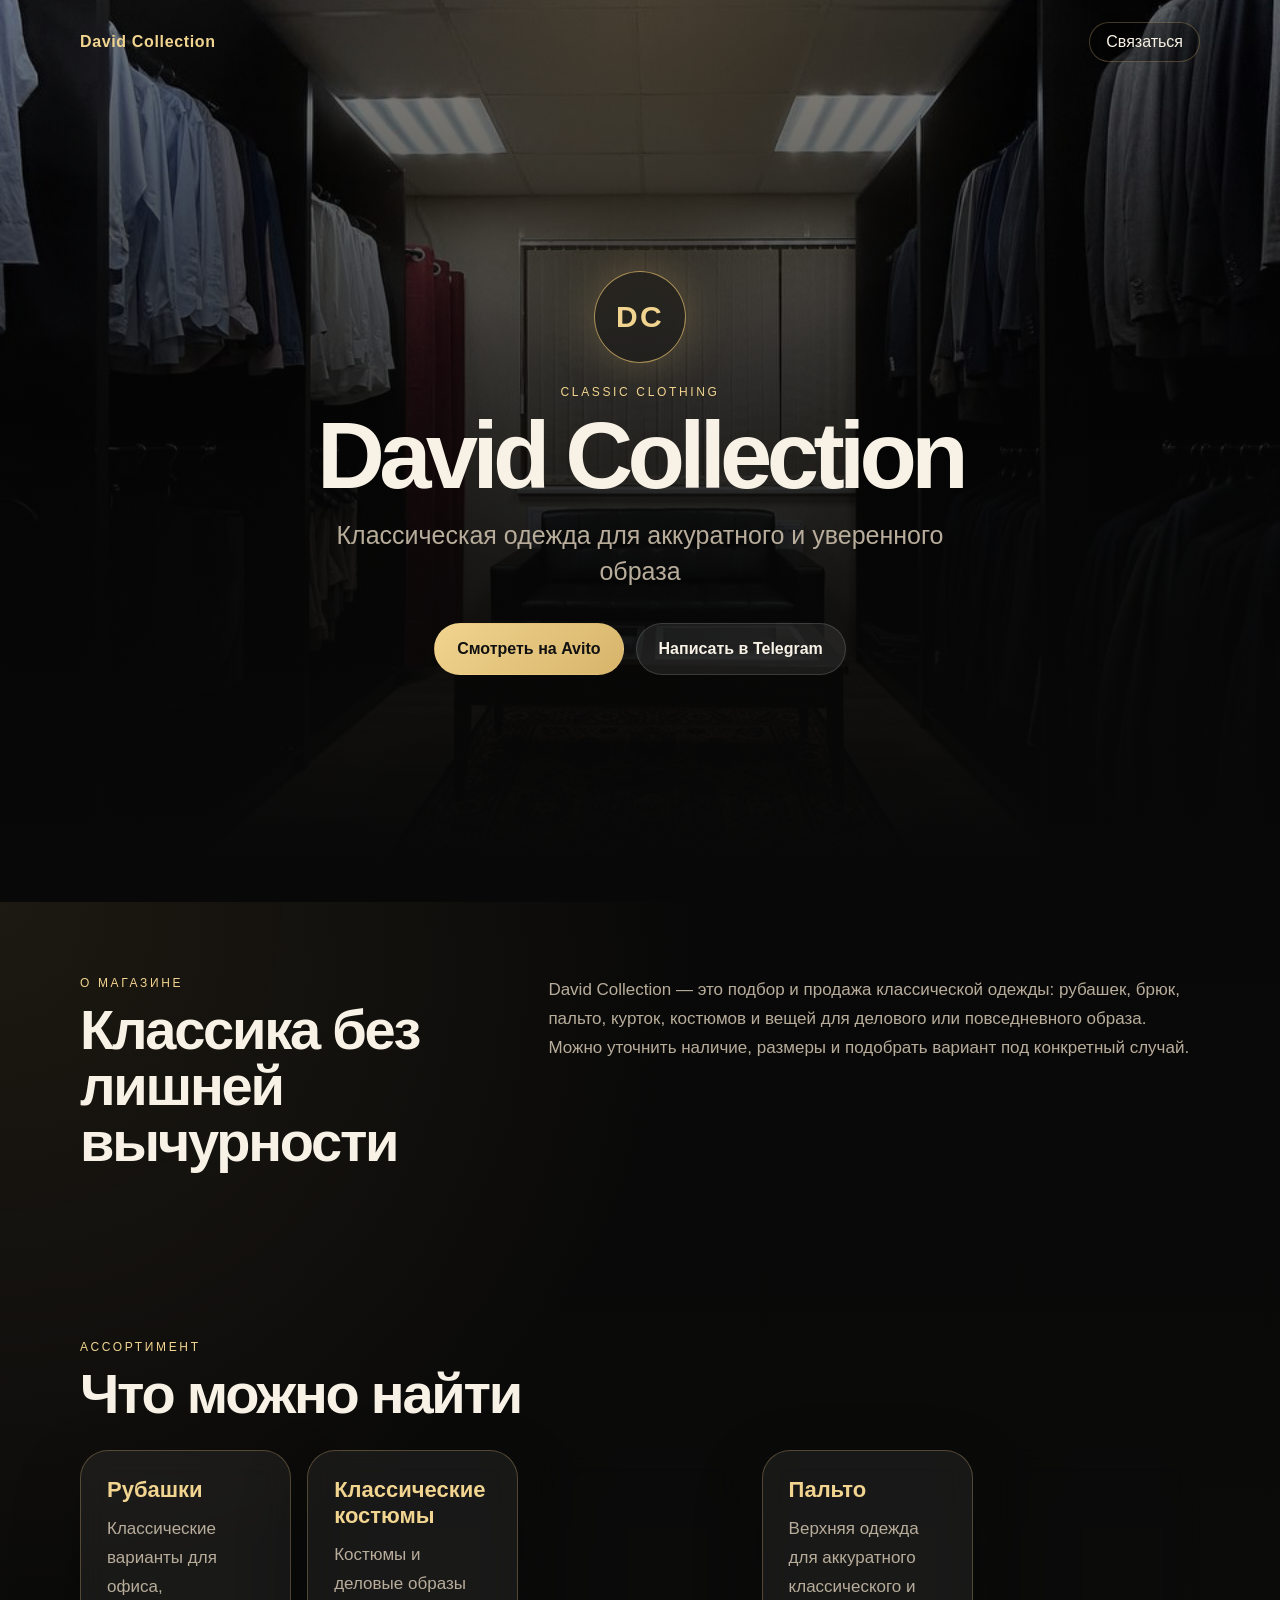
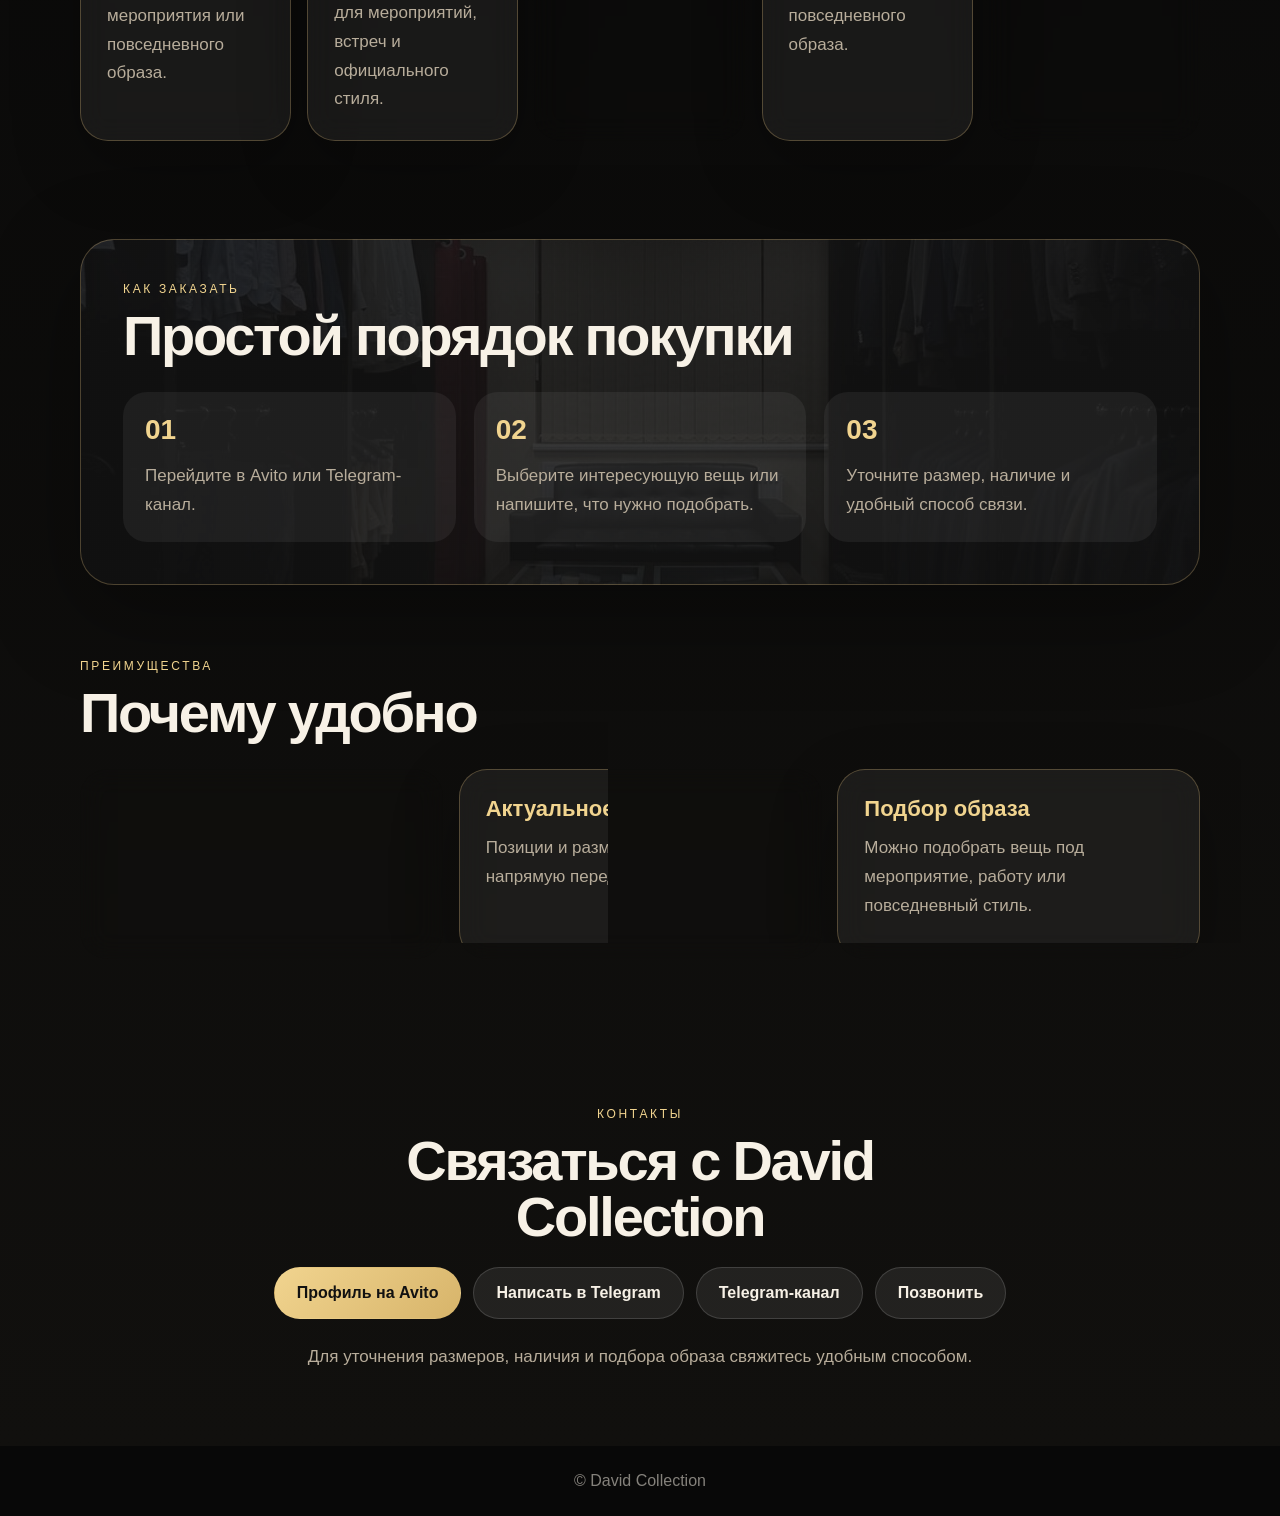
<file: index.html>
<!DOCTYPE html>
<html lang="ru">
<head>
  <meta charset="UTF-8" />
  <meta name="viewport" content="width=device-width, initial-scale=1.0" />

  <title>David Collection — классическая одежда</title>

  <meta
    name="description"
    content="David Collection — классическая одежда: рубашки, брюки, пальто, куртки, костюмы и подбор образа. Avito, Telegram и телефон для связи."
  />

  <link rel="stylesheet" href="style.css" />
</head>

<body>
  <header class="hero">
    <div class="hero-overlay"></div>

    <nav class="topbar">
      <div class="brand-small">David Collection</div>
      <a class="top-link" href="#contacts">Связаться</a>
    </nav>

    <section class="hero-content">
      <div class="brand-mark">DC</div>

      <p class="label">Classic clothing</p>

      <h1>David Collection</h1>

      <p class="subtitle">
        Классическая одежда для аккуратного и уверенного образа
      </p>

      <div class="hero-buttons">
        <a
          class="btn primary"
          href="https://www.avito.ru/brands/i190277643/all/odezhda_obuv_aksessuary?sellerId=846163f4a5dfbfc07ee8a2110ee86284"
          target="_blank"
          rel="noopener"
        >
          Смотреть на Avito
        </a>

        <a
          class="btn"
          href="https://t.me/d_a_v_iiiii_d"
          target="_blank"
          rel="noopener"
        >
          Написать в Telegram
        </a>
      </div>
    </section>
  </header>

  <main>
    <section class="section intro">
      <div>
        <p class="section-label">О магазине</p>
        <h2>Классика без лишней вычурности</h2>
      </div>

      <p>
        David Collection — это подбор и продажа классической одежды: рубашек,
        брюк, пальто, курток, костюмов и вещей для делового или повседневного образа.
        Можно уточнить наличие, размеры и подобрать вариант под конкретный случай.
      </p>
    </section>

    <section class="section">
      <p class="section-label">Ассортимент</p>
      <h2>Что можно найти</h2>

      <div class="grid">
        <a class="item clickable" href="shirts.html">
          <h3>Рубашки</h3>
          <p>Классические варианты для офиса, мероприятия или повседневного образа.</p>
        </a>

        <a class="item clickable" href="suits.html">
          <h3>Классические костюмы</h3>
          <p>Костюмы и деловые образы для мероприятий, встреч и официального стиля.</p>
        </a>

        <a class="item clickable" href="pants.html">
          <h3>Брюки</h3>
          <p>Есть как классические варианты, так и повседневные модели для разных образов.</p>
        </a>

        <a class="item clickable" href="coats.html">
          <h3>Пальто</h3>
          <p>Верхняя одежда для аккуратного классического и повседневного образа.</p>
        </a>

        <a class="item clickable" href="jackets.html">
          <h3>Куртки</h3>
          <p>Есть как классические варианты, так и повседневные модели на каждый день.</p>
        </a>
      </div>
    </section>

    <section class="section dark">
      <p class="section-label">Как заказать</p>
      <h2>Простой порядок покупки</h2>

      <div class="steps">
        <div class="step">
          <span>01</span>
          <p>Перейдите в Avito или Telegram-канал.</p>
        </div>

        <div class="step">
          <span>02</span>
          <p>Выберите интересующую вещь или напишите, что нужно подобрать.</p>
        </div>

        <div class="step">
          <span>03</span>
          <p>Уточните размер, наличие и удобный способ связи.</p>
        </div>
      </div>
    </section>

    <section class="section advantages">
      <p class="section-label">Преимущества</p>
      <h2>Почему удобно</h2>

      <div class="grid three">
        <article class="item">
          <h3>Связь напрямую</h3>
          <p>Можно быстро написать в Telegram или позвонить по телефону.</p>
        </article>

        <article class="item">
          <h3>Актуальное наличие</h3>
          <p>Позиции и размеры лучше уточнять напрямую перед покупкой.</p>
        </article>

        <article class="item">
          <h3>Подбор образа</h3>
          <p>Можно подобрать вещь под мероприятие, работу или повседневный стиль.</p>
        </article>
      </div>
    </section>

    <section class="section contacts" id="contacts">
      <p class="section-label">Контакты</p>
      <h2>Связаться с David Collection</h2>

      <div class="contact-buttons">
        <a
          class="btn primary"
          href="https://www.avito.ru/brands/i190277643/all/odezhda_obuv_aksessuary?sellerId=846163f4a5dfbfc07ee8a2110ee86284"
          target="_blank"
          rel="noopener"
        >
          Профиль на Avito
        </a>

        <a
          class="btn"
          href="https://t.me/d_a_v_iiiii_d"
          target="_blank"
          rel="noopener"
        >
          Написать в Telegram
        </a>

        <a
          class="btn"
          href="https://t.me/tgDAVIDCOLLECTION"
          target="_blank"
          rel="noopener"
        >
          Telegram-канал
        </a>

        <a class="btn" href="tel:+79313216407">
          Позвонить
        </a>
      </div>

      <p class="note">
        Для уточнения размеров, наличия и подбора образа свяжитесь удобным способом.
      </p>
    </section>
  </main>

  <footer class="footer">
    <p>© David Collection</p>
  </footer>
</body>
</html>
</file>
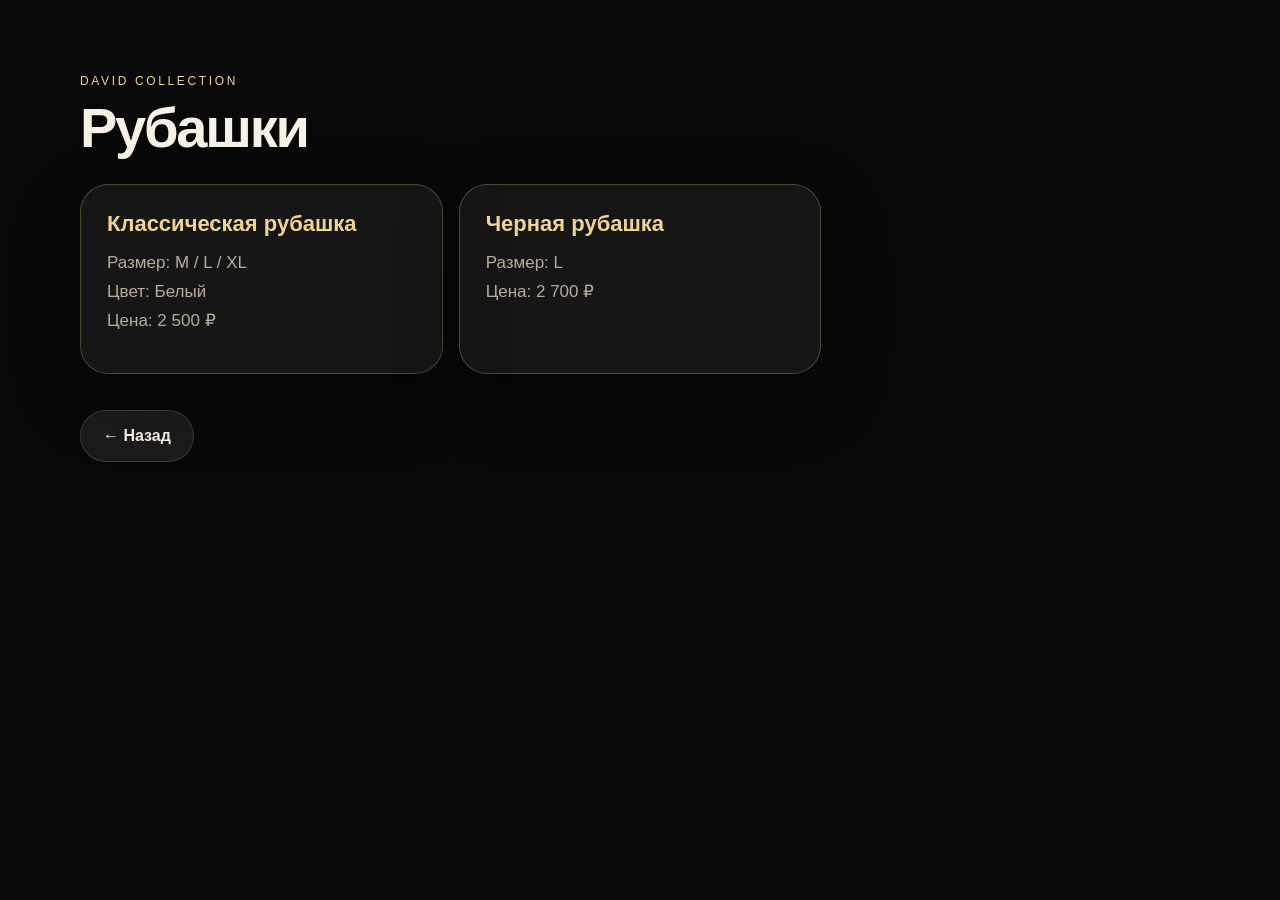
<file: shirts.html>
<!DOCTYPE html>
<html lang="ru">
<head>
  <meta charset="UTF-8" />
  <meta name="viewport" content="width=device-width, initial-scale=1.0"/>

  <title>Рубашки — David Collection</title>

  <link rel="stylesheet" href="style.css"/>
</head>

<body>

<section class="section">
  <p class="section-label">David Collection</p>

  <h2>Рубашки</h2>

  <div class="grid three">

    <article class="item">
      <h3>Классическая рубашка</h3>

      <p>
        Размер: M / L / XL
      </p>

      <p>
        Цвет: Белый
      </p>

      <p>
        Цена: 2 500 ₽
      </p>
    </article>

    <article class="item">
      <h3>Черная рубашка</h3>

      <p>
        Размер: L
      </p>

      <p>
        Цена: 2 700 ₽
      </p>
    </article>

  </div>

  <br><br>

  <a class="btn" href="index.html">
    ← Назад
  </a>

</section>

</body>
</html>
</file>
<file: style.css>
* {
  box-sizing: border-box;
  margin: 0;
  padding: 0;
}

:root {
  --bg: #080808;
  --card: rgba(18, 18, 18, 0.78);
  --card-2: rgba(255, 255, 255, 0.06);
  --border: rgba(232, 199, 128, 0.28);
  --text: #f7f1e6;
  --muted: #b8ad9b;
  --gold: #d7b46a;
  --gold-2: #f1d48f;
}

html {
  scroll-behavior: smooth;
}

body {
  min-height: 100vh;
  font-family: Arial, Helvetica, sans-serif;
  color: var(--text);
  background: var(--bg);
}

a {
  color: inherit;
  text-decoration: none;
}

.hero {
  position: relative;
  min-height: 100vh;
  overflow: hidden;
  background:
    linear-gradient(rgba(0, 0, 0, 0.48), rgba(0, 0, 0, 0.72)),
    url("background.jpg") center/cover no-repeat fixed;
}

.hero-overlay {
  position: absolute;
  inset: 0;
  background:
    radial-gradient(circle at 50% 0%, rgba(215, 180, 106, 0.14), transparent 35%),
    linear-gradient(to bottom, transparent 0%, rgba(8, 8, 8, 1) 96%);
  pointer-events: none;
}

.topbar {
  position: relative;
  z-index: 2;
  width: min(1120px, calc(100% - 32px));
  margin: 0 auto;
  padding: 22px 0;
  display: flex;
  justify-content: space-between;
  align-items: center;
}

.brand-small {
  color: var(--gold-2);
  font-weight: 700;
  letter-spacing: 0.04em;
}

.top-link {
  padding: 10px 16px;
  border: 1px solid var(--border);
  border-radius: 999px;
  color: var(--text);
  background: rgba(0, 0, 0, 0.28);
}

.hero-content {
  position: relative;
  z-index: 2;
  min-height: calc(100vh - 82px);
  width: min(860px, calc(100% - 32px));
  margin: 0 auto;
  padding: 56px 0 96px;
  display: flex;
  flex-direction: column;
  justify-content: center;
  align-items: center;
  text-align: center;
}

.brand-mark {
  width: 92px;
  height: 92px;
  margin-bottom: 22px;
  display: grid;
  place-items: center;
  border: 1px solid rgba(215, 180, 106, 0.75);
  border-radius: 50%;
  color: var(--gold-2);
  font-size: 30px;
  font-weight: 700;
  letter-spacing: 0.08em;
  box-shadow: 0 0 46px rgba(215, 180, 106, 0.28);
  background: rgba(0, 0, 0, 0.28);
  backdrop-filter: blur(12px);
}

.label,
.section-label {
  color: var(--gold-2);
  font-size: 12px;
  letter-spacing: 0.22em;
  text-transform: uppercase;
}

.label {
  margin-bottom: 14px;
}

h1 {
  max-width: 900px;
  margin-bottom: 18px;
  font-size: clamp(46px, 10vw, 94px);
  line-height: 0.92;
  letter-spacing: -0.06em;
}

.subtitle {
  max-width: 680px;
  margin-bottom: 34px;
  color: var(--muted);
  font-size: clamp(18px, 3vw, 25px);
  line-height: 1.45;
}

.hero-buttons,
.contact-buttons {
  display: flex;
  flex-wrap: wrap;
  justify-content: center;
  gap: 12px;
}

.btn {
  min-height: 52px;
  padding: 15px 22px;
  display: inline-flex;
  align-items: center;
  justify-content: center;
  border: 1px solid rgba(255, 255, 255, 0.14);
  border-radius: 999px;
  color: var(--text);
  background: rgba(255, 255, 255, 0.08);
  font-weight: 700;
  transition:
    transform 0.18s ease,
    border-color 0.18s ease,
    background 0.18s ease;
}

.btn:hover {
  transform: translateY(-2px);
  border-color: rgba(215, 180, 106, 0.72);
  background: rgba(255, 255, 255, 0.12);
}

.btn.primary {
  color: #111;
  background: linear-gradient(135deg, var(--gold-2), var(--gold));
  border-color: transparent;
}

main {
  background:
    radial-gradient(circle at 0% 0%, rgba(215, 180, 106, 0.10), transparent 28%),
    linear-gradient(180deg, #080808 0%, #11100e 100%);
}

.section {
  width: min(1120px, calc(100% - 32px));
  margin: 0 auto;
  padding: 74px 0;
}

.section h2 {
  max-width: 720px;
  margin: 12px 0 22px;
  font-size: clamp(30px, 6vw, 56px);
  line-height: 1;
  letter-spacing: -0.04em;
}

.intro {
  display: grid;
  grid-template-columns: 0.8fr 1.2fr;
  gap: 34px;
  align-items: start;
}

.intro p:last-child,
.item p,
.step p,
.note {
  color: var(--muted);
  font-size: 17px;
  line-height: 1.7;
}

.grid {
  margin-top: 28px;
  display: grid;
  grid-template-columns: repeat(5, 1fr);
  gap: 16px;
}

.grid.three {
  grid-template-columns: repeat(3, 1fr);
}

.item {
  min-height: 190px;
  padding: 26px;
  border: 1px solid var(--border);
  border-radius: 28px;
  background: var(--card-2);
  box-shadow: 0 24px 70px rgba(0, 0, 0, 0.24);
  backdrop-filter: blur(14px);
}

.item h3 {
  margin-bottom: 12px;
  color: var(--gold-2);
  font-size: 22px;
}

.clickable {
  display: block;
  cursor: pointer;
  transition:
    transform 0.22s ease,
    border-color 0.22s ease,
    background 0.22s ease,
    box-shadow 0.22s ease;
}

.clickable:hover {
  transform: translateY(-6px);
  border-color: rgba(215, 180, 106, 0.8);
  background: rgba(255, 255, 255, 0.08);
  box-shadow:
    0 24px 70px rgba(0, 0, 0, 0.24),
    0 0 25px rgba(215, 180, 106, 0.12);
}

.product-card {
  scroll-margin-top: 40px;
}

.catalog-preview {
  padding-top: 24px;
}

.dark {
  width: min(1120px, calc(100% - 32px));
  margin: 24px auto 0;
  padding: 42px;
  border: 1px solid var(--border);
  border-radius: 34px;
  background:
    linear-gradient(rgba(18, 18, 18, 0.90), rgba(18, 18, 18, 0.90)),
    url("background.jpg") center/cover no-repeat;
  box-shadow: 0 26px 90px rgba(0, 0, 0, 0.35);
}

.steps {
  margin-top: 28px;
  display: grid;
  grid-template-columns: repeat(3, 1fr);
  gap: 18px;
}

.step {
  padding: 22px;
  border-radius: 24px;
  background: rgba(255, 255, 255, 0.06);
}

.step span {
  display: block;
  margin-bottom: 16px;
  color: var(--gold-2);
  font-size: 28px;
  font-weight: 700;
}

.contacts {
  text-align: center;
}

.contacts h2 {
  margin-left: auto;
  margin-right: auto;
}

.note {
  max-width: 680px;
  margin: 24px auto 0;
}

.footer {
  padding: 26px;
  text-align: center;
  color: rgba(247, 241, 230, 0.52);
  background: #080808;
}

@media (max-width: 1100px) {
  .grid {
    grid-template-columns: repeat(2, 1fr);
  }

  .grid.three {
    grid-template-columns: repeat(3, 1fr);
  }
}

@media (max-width: 860px) {
  .hero {
    background-attachment: scroll;
  }

  .topbar {
    width: min(100% - 28px, 1120px);
  }

  .hero-content {
    min-height: calc(100vh - 76px);
    width: min(100% - 28px, 860px);
    padding-bottom: 74px;
  }

  .intro {
    grid-template-columns: 1fr;
  }

  .grid,
  .grid.three,
  .steps {
    grid-template-columns: 1fr;
  }

  .section {
    padding: 56px 0;
  }

  .dark {
    padding: 30px 20px;
    border-radius: 28px;
  }

  .btn {
    width: 100%;
  }
}

@media (max-width: 420px) {
  .topbar {
    padding: 16px 0;
  }

  .brand-small {
    font-size: 14px;
  }

  .top-link {
    padding: 9px 12px;
    font-size: 14px;
  }

  .brand-mark {
    width: 82px;
    height: 82px;
    font-size: 27px;
  }

  .item {
    min-height: auto;
    padding: 22px;
    border-radius: 24px;
  }
}
</file>
